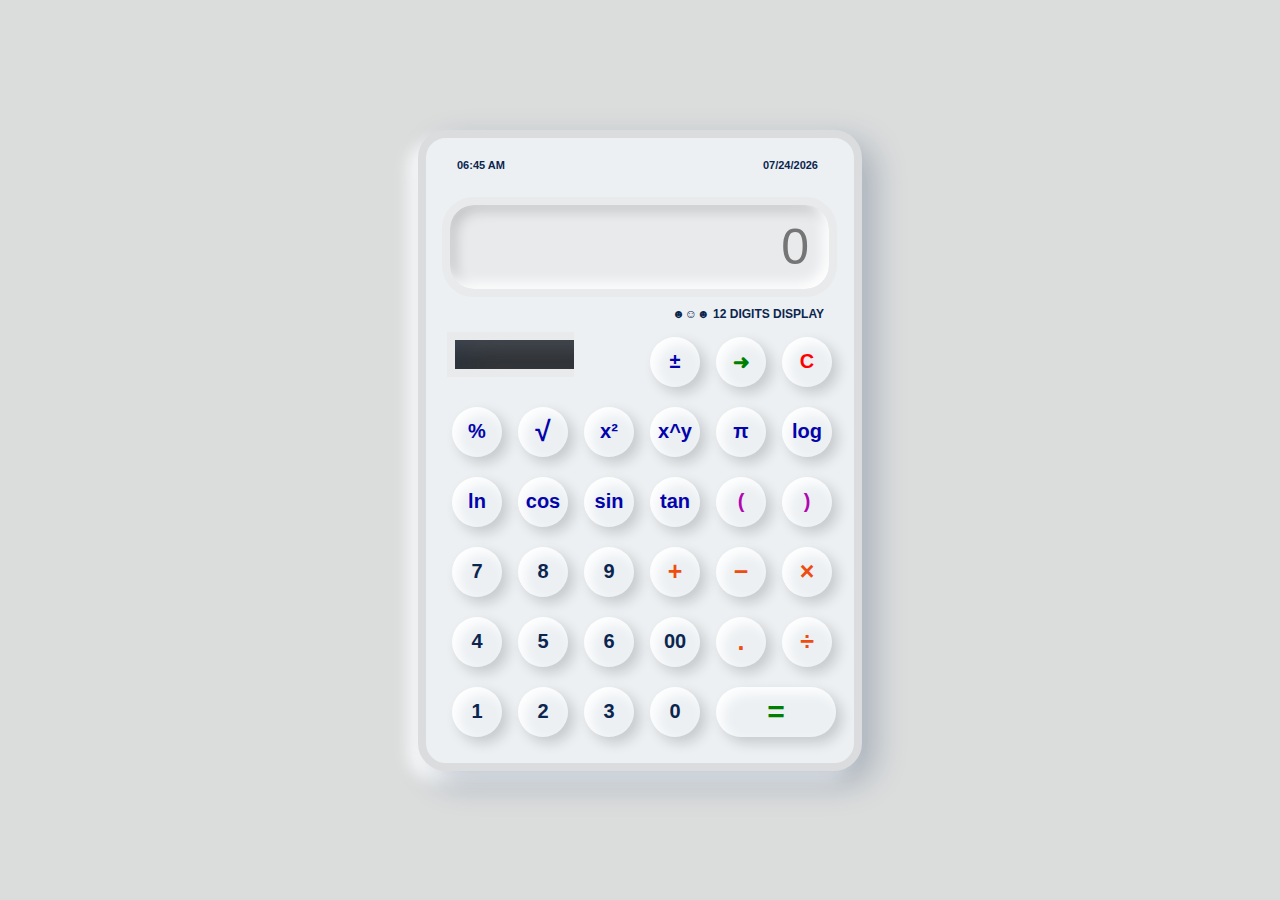
<file: Calculator-Application/index.html>
<!DOCTYPE html>
<html lang="en">

<head>
    <meta charset="UTF-8">
    <meta name="viewport" content="width=device-width, initial-scale=1.0">
    <title>Calculator</title>
    <link rel="stylesheet" href="style.css">
</head>

<body>
    <div class="container">
        
        <div class="calc">
            <!--Time-->
            <div class="time" id="time"></div>
            <!--DATE-->
            <div class="date" id="date"></div>

            <!--Display Input Screen -->
            <input type="text" id="inputext" placeholder="0">
            
            <!-- Buttons section -->
            
            <!--Fisrt row -->
            <div class="solar"></div>
            <div class="digits">
                <p>&#9787;&#9786;&#9787; 12 DIGITS DISPLAY</p>
            </div>
            <button onclick="calculator.toggleSign()" class="special-btn calculator-button">&#177;</button>
            <button onclick="calculator.deleteLast()" class="arrow-btn calculator-button">&#10140;</button>
            <button onclick="calculator.clear()" class="colored-C calculator-button">C</button>


            <!-- Second row -->

            <button onclick="calculator.calculate('%')" class="special-btn specialcalculator-button">%</button>
            <button onclick="calculator.calculate('Math.sqrt')" class="special-btn root-bnt calculator-button">√</button>
            <button onclick="calculator.calculate('**2')" class="special-btn calculator-button">x²</button>
            <button onclick="calculator.calculate('**')" class="special-btn calculator-button">x^y</button>
            <button onclick="calculator.calculate('*3.14')" class="special-btn calculator-button">π</button>
            <button onclick="calculator.calculate('log10')" class="special-btn calculator-button">log</button>

            <!--Third row -->
            <button onclick="calculator.calculate('Math.log')" class="special-btn calculator-button">ln</button>
            <button onclick="calculator.calculate('Math.cos')" class="special-btn calculator-button">cos</button>
            <button onclick="calculator.calculate('Math.sin')" class="special-btn calculator-button">sin</button>
            <button onclick="calculator.calculate('Math.tan')" class="special-btn calculator-button">tan</button>
            <button onclick="calculator.calculate('(')" class="parenthesis-btn calculator-button">(</button>
            <button onclick="calculator.calculate(')')" class="parenthesis-btn calculator-button">)</button>

            <!-- Fourth row -->
            <button onclick="calculator.calculate(7)" class="calculator-button">7</button>
            <button onclick="calculator.calculate(8)" class="calculator-button">8</button>
            <button onclick="calculator.calculate(9)" class="calculator-button">9</button>
            <button onclick="calculator.calculate('+')" class="operand-btn calculator-button">+</button>
            <button onclick="calculator.calculate('-')" class="operand-btn calculator-button">−</button>
            <button onclick="calculator.calculate('*')" class="operand-btn calculator-button">×</button>

            <!-- Fifth row -->
            <button onclick="calculator.calculate(4)" class="calculator-button">4</button>
            <button onclick="calculator.calculate(5)" class="calculator-button">5</button>
            <button onclick="calculator.calculate(6)" class="calculator-button">6</button>
            <button onclick="calculator.calculate('00')" class="calculator-button">00</button>
            <button onclick="calculator.calculate('.')" class="operand-btn calculator-button">.</button>
            <button onclick="calculator.calculate('/')" class="operand-btn calculator-button">÷</button>


            <!-- Sixth row -->
            <button onclick="calculator.calculate(1)" class="calculator-button">1</button>
            <button onclick="calculator.calculate(2)" class="calculator-button">2</button>
            <button onclick="calculator.calculate(3)" class="calculator-button">3</button>
            <button onclick="calculator.calculate(0)" class="calculator-button">0</button>
            <button onclick="calculator.calculateResult()" class="equal calculator-button">=</button>


            <!-- Audio element for keyboard sound -->
            <audio id="keySound" src="keyboard.mp3"></audio>


            <script src="calculator.js"></script>
        </div>
    </div>
</body>

</html>
</file>
<file: Calculator-Application/style.css>
*{
    margin: 0;
    padding: 0;
    box-sizing: border-box;
    outline: none;
    font-family: sans-serif;
    background-color: #ecf0f3;
}

body{
    background-color: rgb(14, 14, 14);
}


.container{
    height: 100vh;
    display: flex;
    align-items: center;
    justify-content: center;
    background-color: #dbdddd;
}

/*Styles for*/
.time{
    color: #0b254e;
    width: 100px;
    font-size: 11px;
    margin-top: 5px;
    margin-bottom: -14px;
    background: transparent;
    margin-left: 15px;
    font-weight: bold;
}

.date{
    color: #0b254e;
    width: 100px;
    font-size: 11px;
    margin-top: 5px;
    margin-bottom: -14px;
    background: transparent;
    margin-left: 210px;
    font-weight: bold;
    text-align: right;
}


.calc{
    border-radius: 28px;
    box-shadow: 
    12px 12px 32px rgba(13,39,80,0.25),
    -10px 10px 15px #fff;
    padding: 16px;
    display: grid;
    grid-template-columns: repeat(6,66px);
    border: 8px solid #dadcdd;
}



/*Display screen*/
input{
    grid-column: span 6;
    height: 100px;
    width: 395px;
    box-shadow: inset -6px -6px 13px #fff,
                inset 6px 6px 13px rgba(0,0,0,.16);
    margin: 0 auto;
    background: #e8eaec;
    border: 8px solid #e8eaec;      
    border-radius: 32px;
    color: #0b254e;
    text-align: end;
    margin: 40px 0px 30px 0px;
    padding: 20px;
    font-size: 50px;
}

/*solar power box*/
.solar{
    padding-top: 10px;
    margin: 5px;
    border: 8px solid #e8eaec;
    height: 45px;
    width: 160px;
    grid-column-start: span 2;
    background: #353636;
    box-shadow: 
    inset 12px 12px 32px rgba(13,39,80,0.25),
    inset -10px 10px 15px #4e4d4d;
}

.digits{
    padding-right: -10px;
    margin-top: -20px;
    margin-right: 10px;
    width: 250px;
}

p{
    font-size: 12px;
    font-weight: bold;
    text-align: right;
    color:  #0b254e
   
}



/*button secton styles*/
button{
    box-shadow: inset 6px 6px 13px #fff,
                6px 6px 13px rgba(0,0,0,.16);
    background-color: #ecf0f3;     
    border: none;       
    border-radius: 50%;
    width: 50px;
    height: 50px;
    margin: 10px;
    font-weight: bold;
    font-size: 20px;
    color: #0b254e;
}

button:hover {
    transform: scale(1.1); /* Increase the scale for a hover effect */
}


/*Create the appearence of a button being pressed*/
.calculator-button:active {
    box-shadow: inset 3px 3px 5px #b3b3b3, 
                inset -3px -3px 5px #ffffff;
}


.special-btn{
    color:rgb(4, 4, 172);
}

.root-bnt{
    font-size: 28px;
    font-weight: bolder;
   
}

.arrow-btn{
    color: green;
}

.parenthesis-btn{
    color: rgb(177, 6, 177);
}

.operand-btn{
    color: #ee4c11;
    font-weight: bolder;
    font-size: 25px;
}


/*Special color for `C` button*/
.colored-C{
    color: red;
}

/*Styles for `=` button*/
.equal{
    width: 120px; 
    border-radius: 42px;
    box-shadow: inset 6px 6px 13px #fff,
                6px 6px 13px rgba(0,0,0,.16);
    background-color: #ecf0f3; 
    color: green; 
    font-size: 30px; 
}
</file>
